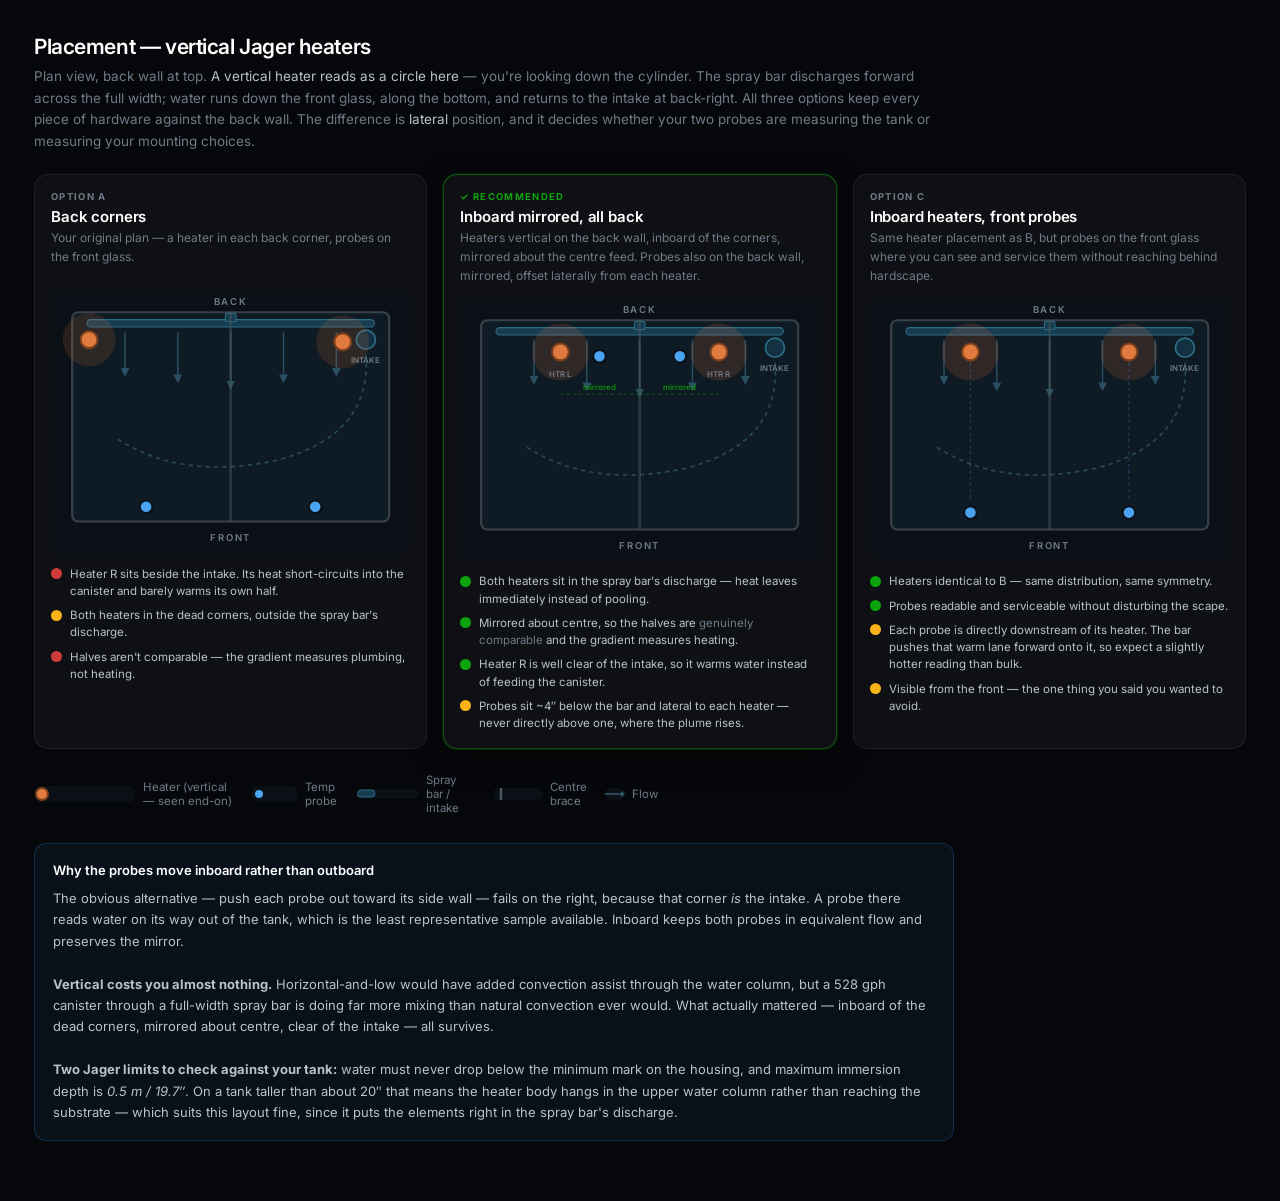
<file: design/hardware-placement.html>
<!DOCTYPE html>
<html lang="en">
<head>
<meta charset="utf-8">
<title>Tank Monitor — hardware placement (vertical heaters)</title>
<link href="https://fonts.googleapis.com/css2?family=Inter:wght@300;400;500;600;700&display=swap" rel="stylesheet">
<style>
  :root{--ink:#fff;--ink2:#b9c2cc;--muted:#6f7b88;--hair:rgba(255,255,255,.07);
        --blue:#3987e5;--good:#0ca30c;--warn:#fab219;--bad:#d03b3b;--card:rgba(255,255,255,.04)}
  *{box-sizing:border-box;margin:0;padding:0}
  body{background:#05070a;color:var(--ink2);font-family:Inter,-apple-system,sans-serif;
       padding:34px 34px 60px;-webkit-font-smoothing:antialiased}
  h1{color:var(--ink);font-size:21px;font-weight:600;letter-spacing:-.02em}
  .sub{font-size:13.5px;color:var(--muted);margin:7px 0 22px;max-width:920px;line-height:1.6}
  .sub em{color:var(--ink2);font-style:normal}
  .row{display:grid;grid-template-columns:repeat(3,1fr);gap:16px;max-width:1260px}
  .opt{background:var(--card);border:1px solid var(--hair);border-radius:14px;padding:16px;
       display:flex;flex-direction:column}
  .opt.rec{border-color:rgba(12,163,12,.45);box-shadow:0 0 0 1px rgba(12,163,12,.18),0 10px 30px rgba(0,0,0,.4)}
  .tag{font-size:9.5px;font-weight:700;letter-spacing:.14em;text-transform:uppercase;color:var(--muted)}
  .tag.win{color:var(--good)}
  h3{color:var(--ink);font-size:15px;font-weight:600;margin:5px 0 3px;letter-spacing:-.01em}
  .desc{font-size:12px;color:var(--muted);line-height:1.55;margin-bottom:12px;min-height:48px}
  .verdicts{margin-top:12px;display:flex;flex-direction:column;gap:7px}
  .v{display:flex;gap:8px;align-items:flex-start;font-size:11.5px;line-height:1.5}
  .v b{flex:none;width:11px;height:11px;border-radius:50%;margin-top:2.5px}
  .v.g b{background:var(--good)} .v.w b{background:var(--warn)} .v.r b{background:var(--bad)}
  .v span{color:var(--ink2)} .v span i{color:var(--muted);font-style:normal}
  svg{width:100%;display:block;border-radius:9px;background:#0a1016}
  .key{display:flex;flex-wrap:wrap;gap:18px;margin:24px 0 0;font-size:11.5px;color:var(--muted);max-width:1260px}
  .key div{display:flex;align-items:center;gap:7px}
  .note{max-width:920px;margin-top:28px;padding:16px 18px;background:rgba(57,135,229,.07);
        border:1px solid rgba(57,135,229,.24);border-radius:12px;font-size:13px;line-height:1.65;color:var(--ink2)}
  .note h4{color:var(--ink);font-size:13px;font-weight:600;margin-bottom:6px}
</style>
</head>
<body>

<h1>Placement — vertical Jager heaters</h1>
<div class="sub">
  Plan view, back wall at top. <em>A vertical heater reads as a circle here</em> — you're looking
  down the cylinder. The spray bar discharges forward across the full width; water runs down the
  front glass, along the bottom, and returns to the intake at back-right. All three options keep
  every piece of hardware against the back wall. The difference is <em>lateral</em> position, and
  it decides whether your two probes are measuring the tank or measuring your mounting choices.
</div>

<div class="row">

  <!-- ============ A ============ -->
  <div class="opt">
    <span class="tag">Option A</span>
    <h3>Back corners</h3>
    <div class="desc">Your original plan — a heater in each back corner, probes on the front glass.</div>
    <svg viewBox="0 0 340 250">
      <defs><marker id="ar" markerWidth="6" markerHeight="6" refX="3" refY="3" orient="auto">
        <path d="M0 0 L6 3 L0 6 z" fill="#4d8fae"/></marker></defs>
      <rect x="20" y="22" width="300" height="198" rx="6" fill="#0e1a24" stroke="#39424a" stroke-width="2"/>
      <text x="170" y="15" fill="#6f7b88" font-size="9" font-weight="600" letter-spacing="1.6" text-anchor="middle" font-family="Inter">BACK</text>
      <rect x="34" y="29" width="272" height="7" rx="3.5" fill="#173d51" stroke="#2d6c85"/>
      <rect x="165" y="23" width="10" height="8" rx="2" fill="#173d51" stroke="#2d6c85"/>
      <g stroke="#4d8fae" stroke-width="1.4" fill="none" opacity=".45" marker-end="url(#ar)">
        <path d="M70 41 v38"/><path d="M120 41 v44"/><path d="M170 41 v50"/><path d="M220 41 v44"/><path d="M270 41 v38"/>
      </g>
      <path d="M298 62 q6 76 -84 100 q-92 20 -154 -22" stroke="#4d8fae" stroke-width="1.6"
            fill="none" opacity=".4" stroke-dasharray="4 4"/>
      <circle cx="298" cy="48" r="9" fill="#123243" stroke="#2d6c85" stroke-width="1.6"/>
      <text x="298" y="70" fill="#6f7b88" font-size="7.5" font-weight="600" text-anchor="middle" font-family="Inter">INTAKE</text>
      <!-- vertical heaters, in the corners -->
      <circle cx="36" cy="48" r="25" fill="#ff7a3c" opacity=".13"/>
      <circle cx="36" cy="48" r="8" fill="#e07a3f" stroke="#7a3f1c" stroke-width="2"/>
      <circle cx="276" cy="50" r="25" fill="#ff7a3c" opacity=".13"/>
      <circle cx="276" cy="50" r="8" fill="#e07a3f" stroke="#7a3f1c" stroke-width="2"/>
      <!-- probes at the front glass -->
      <circle cx="90" cy="206" r="6" fill="#4aa3f0" stroke="#0a1219" stroke-width="2"/>
      <circle cx="250" cy="206" r="6" fill="#4aa3f0" stroke="#0a1219" stroke-width="2"/>
      <line x1="170" y1="22" x2="170" y2="220" stroke="#4b565f" stroke-width="2.5" opacity=".5"/>
      <text x="170" y="238" fill="#6f7b88" font-size="9" font-weight="600" letter-spacing="1.6" text-anchor="middle" font-family="Inter">FRONT</text>
    </svg>
    <div class="verdicts">
      <div class="v r"><b></b><span>Heater R sits beside the intake. Its heat short-circuits into the canister and barely warms its own half.</span></div>
      <div class="v w"><b></b><span>Both heaters in the dead corners, outside the spray bar's discharge.</span></div>
      <div class="v r"><b></b><span>Halves aren't comparable — the gradient measures plumbing, not heating.</span></div>
    </div>
  </div>

  <!-- ============ B ============ -->
  <div class="opt rec">
    <span class="tag win">✓ Recommended</span>
    <h3>Inboard mirrored, all back</h3>
    <div class="desc">Heaters vertical on the back wall, inboard of the corners, mirrored about the centre feed. Probes also on the back wall, mirrored, offset laterally from each heater.</div>
    <svg viewBox="0 0 340 250">
      <rect x="20" y="22" width="300" height="198" rx="6" fill="#0e1a24" stroke="#39424a" stroke-width="2"/>
      <text x="170" y="15" fill="#6f7b88" font-size="9" font-weight="600" letter-spacing="1.6" text-anchor="middle" font-family="Inter">BACK</text>
      <rect x="34" y="29" width="272" height="7" rx="3.5" fill="#173d51" stroke="#2d6c85"/>
      <rect x="165" y="23" width="10" height="8" rx="2" fill="#173d51" stroke="#2d6c85"/>
      <g stroke="#4d8fae" stroke-width="1.4" fill="none" opacity=".45" marker-end="url(#ar)">
        <path d="M70 41 v38"/><path d="M120 41 v44"/><path d="M170 41 v50"/><path d="M220 41 v44"/><path d="M270 41 v38"/>
      </g>
      <path d="M298 62 q6 76 -84 100 q-92 20 -154 -22" stroke="#4d8fae" stroke-width="1.6"
            fill="none" opacity=".4" stroke-dasharray="4 4"/>
      <circle cx="298" cy="48" r="9" fill="#123243" stroke="#2d6c85" stroke-width="1.6"/>
      <text x="298" y="70" fill="#6f7b88" font-size="7.5" font-weight="600" text-anchor="middle" font-family="Inter">INTAKE</text>
      <!-- mirror axis measure -->
      <g stroke="#0ca30c" stroke-width="1" opacity=".5" stroke-dasharray="3 3">
        <path d="M95 92 H170"/><path d="M170 92 H245"/></g>
      <text x="132" y="88" fill="#0ca30c" font-size="7.5" font-weight="600" text-anchor="middle" font-family="Inter" opacity=".85">mirrored</text>
      <text x="208" y="88" fill="#0ca30c" font-size="7.5" font-weight="600" text-anchor="middle" font-family="Inter" opacity=".85">mirrored</text>
      <!-- heaters inboard, vertical -->
      <circle cx="95" cy="52" r="27" fill="#ff7a3c" opacity=".14"/>
      <circle cx="95" cy="52" r="8" fill="#e07a3f" stroke="#7a3f1c" stroke-width="2"/>
      <circle cx="245" cy="52" r="27" fill="#ff7a3c" opacity=".14"/>
      <circle cx="245" cy="52" r="8" fill="#e07a3f" stroke="#7a3f1c" stroke-width="2"/>
      <text x="95" y="76" fill="#6f7b88" font-size="7.5" font-weight="600" text-anchor="middle" font-family="Inter">HTR L</text>
      <text x="245" y="76" fill="#6f7b88" font-size="7.5" font-weight="600" text-anchor="middle" font-family="Inter">HTR R</text>
      <!-- probes: back wall, inboard of each heater, mirrored -->
      <circle cx="132" cy="56" r="6" fill="#4aa3f0" stroke="#0a1219" stroke-width="2"/>
      <circle cx="208" cy="56" r="6" fill="#4aa3f0" stroke="#0a1219" stroke-width="2"/>
      <line x1="170" y1="22" x2="170" y2="220" stroke="#4b565f" stroke-width="2.5" opacity=".5"/>
      <text x="170" y="238" fill="#6f7b88" font-size="9" font-weight="600" letter-spacing="1.6" text-anchor="middle" font-family="Inter">FRONT</text>
    </svg>
    <div class="verdicts">
      <div class="v g"><b></b><span>Both heaters sit in the spray bar's discharge — heat leaves immediately instead of pooling.</span></div>
      <div class="v g"><b></b><span>Mirrored about centre, so the halves are <i>genuinely comparable</i> and the gradient measures heating.</span></div>
      <div class="v g"><b></b><span>Heater R is well clear of the intake, so it warms water instead of feeding the canister.</span></div>
      <div class="v w"><b></b><span>Probes sit ~4″ below the bar and lateral to each heater — never directly above one, where the plume rises.</span></div>
    </div>
  </div>

  <!-- ============ C ============ -->
  <div class="opt">
    <span class="tag">Option C</span>
    <h3>Inboard heaters, front probes</h3>
    <div class="desc">Same heater placement as B, but probes on the front glass where you can see and service them without reaching behind hardscape.</div>
    <svg viewBox="0 0 340 250">
      <rect x="20" y="22" width="300" height="198" rx="6" fill="#0e1a24" stroke="#39424a" stroke-width="2"/>
      <text x="170" y="15" fill="#6f7b88" font-size="9" font-weight="600" letter-spacing="1.6" text-anchor="middle" font-family="Inter">BACK</text>
      <rect x="34" y="29" width="272" height="7" rx="3.5" fill="#173d51" stroke="#2d6c85"/>
      <rect x="165" y="23" width="10" height="8" rx="2" fill="#173d51" stroke="#2d6c85"/>
      <g stroke="#4d8fae" stroke-width="1.4" fill="none" opacity=".45" marker-end="url(#ar)">
        <path d="M70 41 v38"/><path d="M120 41 v44"/><path d="M170 41 v50"/><path d="M220 41 v44"/><path d="M270 41 v38"/>
      </g>
      <path d="M298 62 q6 76 -84 100 q-92 20 -154 -22" stroke="#4d8fae" stroke-width="1.6"
            fill="none" opacity=".4" stroke-dasharray="4 4"/>
      <circle cx="298" cy="48" r="9" fill="#123243" stroke="#2d6c85" stroke-width="1.6"/>
      <text x="298" y="70" fill="#6f7b88" font-size="7.5" font-weight="600" text-anchor="middle" font-family="Inter">INTAKE</text>
      <circle cx="95" cy="52" r="27" fill="#ff7a3c" opacity=".14"/>
      <circle cx="95" cy="52" r="8" fill="#e07a3f" stroke="#7a3f1c" stroke-width="2"/>
      <circle cx="245" cy="52" r="27" fill="#ff7a3c" opacity=".14"/>
      <circle cx="245" cy="52" r="8" fill="#e07a3f" stroke="#7a3f1c" stroke-width="2"/>
      <circle cx="95" cy="204" r="6" fill="#4aa3f0" stroke="#0a1219" stroke-width="2"/>
      <circle cx="245" cy="204" r="6" fill="#4aa3f0" stroke="#0a1219" stroke-width="2"/>
      <g stroke="#4aa3f0" stroke-width="1" opacity=".3" stroke-dasharray="3 3">
        <path d="M95 62 V194"/><path d="M245 62 V194"/></g>
      <line x1="170" y1="22" x2="170" y2="220" stroke="#4b565f" stroke-width="2.5" opacity=".5"/>
      <text x="170" y="238" fill="#6f7b88" font-size="9" font-weight="600" letter-spacing="1.6" text-anchor="middle" font-family="Inter">FRONT</text>
    </svg>
    <div class="verdicts">
      <div class="v g"><b></b><span>Heaters identical to B — same distribution, same symmetry.</span></div>
      <div class="v g"><b></b><span>Probes readable and serviceable without disturbing the scape.</span></div>
      <div class="v w"><b></b><span>Each probe is directly downstream of its heater. The bar pushes that warm lane forward onto it, so expect a slightly hotter reading than bulk.</span></div>
      <div class="v w"><b></b><span>Visible from the front — the one thing you said you wanted to avoid.</span></div>
    </div>
  </div>
</div>

<div class="key">
  <div><svg width="16" height="16"><circle cx="8" cy="8" r="6" fill="#e07a3f" stroke="#7a3f1c" stroke-width="2"/></svg>Heater (vertical — seen end-on)</div>
  <div><svg width="16" height="16"><circle cx="8" cy="8" r="5" fill="#4aa3f0" stroke="#0a1219" stroke-width="2"/></svg>Temp probe</div>
  <div><svg width="18" height="10"><rect width="18" height="7" y="1" rx="3.5" fill="#173d51" stroke="#2d6c85"/></svg>Spray bar / intake</div>
  <div><svg width="16" height="12"><line x1="8" y1="0" x2="8" y2="12" stroke="#4b565f" stroke-width="2.5"/></svg>Centre brace</div>
  <div><svg width="20" height="12"><line x1="0" y1="6" x2="16" y2="6" stroke="#4d8fae" stroke-width="1.5" opacity=".6"/><path d="M16 3 L20 6 L16 9z" fill="#4d8fae" opacity=".6"/></svg>Flow</div>
</div>

<div class="note">
  <h4>Why the probes move inboard rather than outboard</h4>
  The obvious alternative — push each probe out toward its side wall — fails on the right,
  because that corner <em>is</em> the intake. A probe there reads water on its way out of the
  tank, which is the least representative sample available. Inboard keeps both probes in
  equivalent flow and preserves the mirror.<br><br>
  <strong>Vertical costs you almost nothing.</strong> Horizontal-and-low would have added
  convection assist through the water column, but a 528 gph canister through a full-width spray
  bar is doing far more mixing than natural convection ever would. What actually mattered —
  inboard of the dead corners, mirrored about centre, clear of the intake — all survives.<br><br>
  <strong>Two Jager limits to check against your tank:</strong> water must never drop below the
  minimum mark on the housing, and maximum immersion depth is <em>0.5 m / 19.7″</em>. On a tank
  taller than about 20″ that means the heater body hangs in the upper water column rather than
  reaching the substrate — which suits this layout fine, since it puts the elements right in
  the spray bar's discharge.
</div>

</body>
</html>
</file>
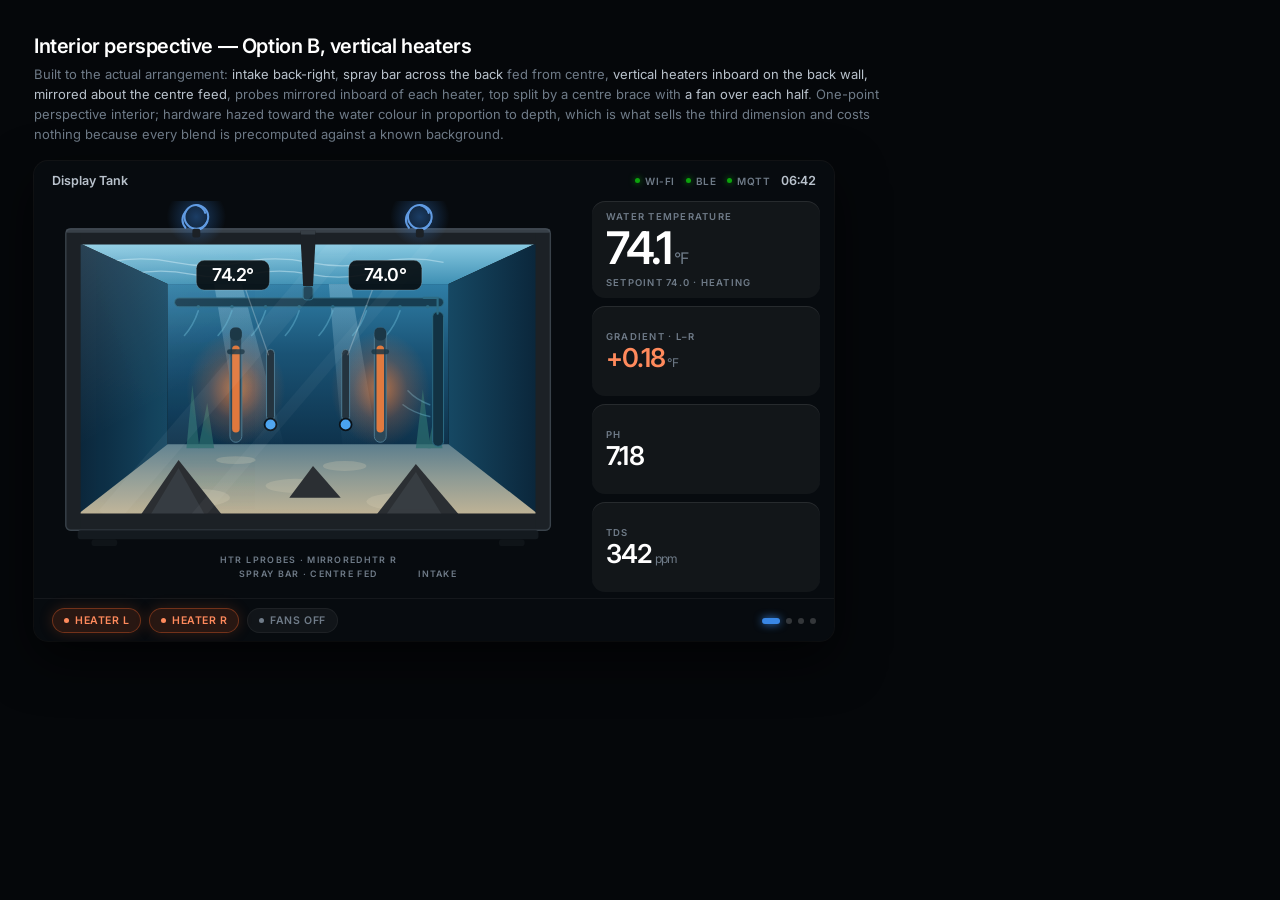
<file: design/panel-3d-mockup.html>
<!DOCTYPE html>
<html lang="en">
<head>
<meta charset="utf-8">
<title>Tank Monitor — interior-perspective tank, lambda-drawn</title>
<link href="https://fonts.googleapis.com/css2?family=Inter:wght@300;400;500;600;700&display=swap" rel="stylesheet">
<style>
  :root{--ink:#fff;--ink2:#b9c2cc;--muted:#6f7b88;--hair:rgba(255,255,255,.055);
        --blue:#3987e5;--good:#0ca30c;--card:rgba(255,255,255,.045)}
  *{box-sizing:border-box;margin:0;padding:0}
  body{background:#05070a;color:var(--ink2);font-family:Inter,-apple-system,sans-serif;
       padding:34px;-webkit-font-smoothing:antialiased}
  h1{color:var(--ink);font-size:20px;font-weight:600;letter-spacing:-.02em}
  .sub{font-size:13px;color:var(--muted);margin:6px 0 16px;max-width:870px;line-height:1.55}
  .sub em{color:var(--ink2);font-style:normal}
  .panel{width:800px;height:480px;border-radius:14px;overflow:hidden;position:relative;
         display:flex;flex-direction:column;background:#070b0f;
         box-shadow:0 18px 50px rgba(0,0,0,.65),0 0 0 1px rgba(255,255,255,.06)}
  .lbl{font-size:9.5px;font-weight:600;letter-spacing:.13em;text-transform:uppercase;color:var(--muted)}
  .bar{height:40px;display:flex;align-items:center;gap:11px;padding:0 18px;flex:none}
  .bar .name{font-size:12.5px;font-weight:600;color:var(--ink2)}
  .chip{display:flex;align-items:center;gap:5px;font-size:10px;font-weight:600;letter-spacing:.05em;color:var(--muted)}
  .chip i{width:5px;height:5px;border-radius:50%;background:var(--good);box-shadow:0 0 6px rgba(12,163,12,.9)}
  .clock{font-size:12.5px;font-weight:600;color:var(--ink2);font-variant-numeric:tabular-nums}
  .sp{flex:1}
  .foot{height:44px;display:flex;align-items:center;gap:8px;padding:0 18px;flex:none;border-top:1px solid var(--hair)}
  .pill{display:inline-flex;align-items:center;gap:6px;font-size:10.5px;font-weight:600;letter-spacing:.05em;
        padding:5px 11px;border-radius:999px;color:var(--muted);background:rgba(255,255,255,.045);border:1px solid var(--hair)}
  .pill i{width:5px;height:5px;border-radius:50%;background:currentColor}
  .pill.heat{color:#ff8a5c;background:rgba(217,89,38,.16);border-color:rgba(217,89,38,.42);box-shadow:0 0 14px rgba(217,89,38,.22)}
  .dots{display:flex;gap:6px;margin-left:auto;align-items:center}
  .dots b{width:6px;height:6px;border-radius:50%;background:rgba(255,255,255,.18)}
  .dots b.on{background:var(--blue);width:18px;border-radius:3px;box-shadow:0 0 8px rgba(57,135,229,.9)}
  .body{flex:1;display:grid;grid-template-columns:1fr 228px;gap:10px;padding:0 14px 6px}
  .rail{display:grid;grid-template-rows:auto 1fr 1fr 1fr;gap:8px}
  .card{background:var(--card);border-radius:13px;padding:10px 14px;display:flex;flex-direction:column;
        justify-content:center;gap:3px;box-shadow:inset 0 1px 0 rgba(255,255,255,.09)}
  .card .n{font-size:26px;font-weight:600;color:var(--ink);letter-spacing:-.03em;line-height:1}
  .card .n span{font-size:12px;font-weight:400;color:var(--muted)}
  .hero .n{font-size:45px}.hero .n span{font-size:16px}
</style>
</head>
<body>

<h1>Interior perspective — Option B, vertical heaters</h1>
<div class="sub">
  Built to the actual arrangement: <em>intake back-right</em>, <em>spray bar across the back</em>
  fed from centre, <em>vertical heaters inboard on the back wall, mirrored about the centre feed</em>, probes mirrored inboard of each heater, top split by a centre brace with <em>a fan over each half</em>. One-point perspective interior; hardware hazed toward the water
  colour in proportion to depth, which is what sells the third dimension and costs nothing
  because every blend is precomputed against a known background.
</div>

<div class="panel">
  <div class="bar">
    <span class="name">Display Tank</span><span class="sp"></span>
    <span class="chip"><i></i>WI-FI</span><span class="chip"><i></i>BLE</span><span class="chip"><i></i>MQTT</span>
    <span class="clock">06:42</span>
  </div>
  <div class="body">
    <svg viewBox="0 0 540 396" style="width:100%;height:100%">
      <defs>
        <linearGradient id="back" x1="0" y1="0" x2="0" y2="1">
          <stop offset="0%" stop-color="#2f7ea6"/><stop offset="42%" stop-color="#1a5375"/>
          <stop offset="100%" stop-color="#0d3049"/></linearGradient>
        <linearGradient id="ceil" x1="0" y1="0" x2="0" y2="1">
          <stop offset="0%" stop-color="#8fcfe6"/><stop offset="100%" stop-color="#3f90b4"/></linearGradient>
        <linearGradient id="wallL" x1="0" y1="0" x2="1" y2="0">
          <stop offset="0%" stop-color="#0a2438"/><stop offset="100%" stop-color="#164863"/></linearGradient>
        <linearGradient id="wallR" x1="1" y1="0" x2="0" y2="0">
          <stop offset="0%" stop-color="#0a2438"/><stop offset="100%" stop-color="#164863"/></linearGradient>
        <linearGradient id="sand" x1="0" y1="1" x2="0" y2="0">
          <stop offset="0%" stop-color="#c3b596"/><stop offset="55%" stop-color="#8d9a94"/>
          <stop offset="100%" stop-color="#5c7e8d"/></linearGradient>
        <radialGradient id="hglow"><stop offset="0%" stop-color="#ff8a3c" stop-opacity=".70"/>
          <stop offset="55%" stop-color="#ff7030" stop-opacity=".20"/>
          <stop offset="100%" stop-color="#ff7030" stop-opacity="0"/></radialGradient>
        <radialGradient id="fanglow"><stop offset="0%" stop-color="#3987e5" stop-opacity=".40"/>
          <stop offset="100%" stop-color="#3987e5" stop-opacity="0"/></radialGradient>
        <linearGradient id="shaft" x1="0" y1="0" x2="0" y2="1">
          <stop offset="0%" stop-color="#bfe6f5" stop-opacity=".30"/>
          <stop offset="100%" stop-color="#bfe6f5" stop-opacity="0"/></linearGradient>
        <linearGradient id="glass" x1="0" y1="0" x2="1" y2="1">
          <stop offset="0%" stop-color="#ffffff" stop-opacity=".13"/>
          <stop offset="38%" stop-color="#ffffff" stop-opacity="0"/></linearGradient>
        <clipPath id="inside"><polygon points="26,40 500,40 500,320 26,320"/></clipPath>
      </defs>

      <g clip-path="url(#inside)">
        <!-- ceiling = underside of the water surface -->
        <polygon points="26,40 500,40 405,84 121,84" fill="url(#ceil)"/>
        <g stroke="#d8f2fb" stroke-width="1.3" opacity=".45" fill="none">
          <path d="M60 62 q34 -7 68 0 t68 0 t68 0 t68 0 t68 0"/>
          <path d="M84 74 q30 -6 60 0 t60 0 t60 0 t60 0"/>
        </g>
        <!-- side panes -->
        <polygon points="26,40 121,84 121,252 26,320" fill="url(#wallL)"/>
        <polygon points="500,40 405,84 405,252 500,320" fill="url(#wallR)"/>
        <!-- back wall -->
        <rect x="121" y="84" width="284" height="168" fill="url(#back)"/>
        <!-- light shafts -->
        <polygon points="168,84 196,84 240,252 196,252" fill="url(#shaft)"/>
        <polygon points="284,84 306,84 334,252 298,252" fill="url(#shaft)"/>

        <!-- substrate: banked higher at the back -->
        <polygon points="26,320 500,320 405,246 121,246" fill="url(#sand)"/>
        <!-- caustics on the sand -->
        <g fill="#e4d8bb" opacity=".22">
          <ellipse cx="150" cy="300" rx="34" ry="9"/><ellipse cx="250" cy="288" rx="30" ry="7"/>
          <ellipse cx="360" cy="304" rx="38" ry="9"/><ellipse cx="300" cy="268" rx="22" ry="5"/>
          <ellipse cx="190" cy="262" rx="20" ry="4"/>
        </g>

        <!-- ===== BACK LAYER — hazed toward the water colour ===== -->
        <!-- spray bar across the back, fed from centre -->
        <rect x="128" y="98" width="272" height="9" rx="4.5" fill="#173d51" stroke="#2d6c85" stroke-width="1"/>
        <rect x="258" y="86" width="10" height="14" rx="3" fill="#173d51" stroke="#2d6c85" stroke-width="1"/>
        <g fill="#2d6c85" opacity=".9">
          <circle cx="152" cy="107" r="1.8"/><circle cx="186" cy="107" r="1.8"/>
          <circle cx="220" cy="107" r="1.8"/><circle cx="254" cy="107" r="1.8"/>
          <circle cx="288" cy="107" r="1.8"/><circle cx="322" cy="107" r="1.8"/>
          <circle cx="356" cy="107" r="1.8"/><circle cx="384" cy="107" r="1.8"/>
        </g>
        <g stroke="#6fc0dc" stroke-width="1.6" fill="none" opacity=".42" stroke-linecap="round">
          <path d="M152 111 q-5 15 -14 25"/><path d="M186 111 q-5 15 -14 25"/>
          <path d="M220 111 q-5 15 -14 25"/><path d="M254 111 q-5 15 -14 25"/>
          <path d="M288 111 q-5 15 -14 25"/><path d="M322 111 q-5 15 -14 25"/>
          <path d="M356 111 q-5 15 -14 25"/>
        </g>

        <!-- back plants: filling the dead corners, which is where they belong -->
        <g fill="#2c6f70" opacity=".7">
          <polygon points="140,250 146,186 153,250"/><polygon points="152,250 161,204 168,250"/>
          <polygon points="372,250 379,190 387,250"/><polygon points="384,250 392,210 399,250"/>
        </g>

        <!-- intake: extreme back-right corner -->
        <rect x="389" y="112" width="11" height="136" rx="5" fill="#123243" stroke="#2d6c85" stroke-width="1"/>
        <path d="M394 114 v-16 h-14" stroke="#2d6c85" stroke-width="2.2" fill="none" stroke-linecap="round"/>
        <g stroke="#6fc0dc" stroke-width="1.5" fill="none" opacity=".4" stroke-linecap="round">
          <path d="M386 206 q-14 -5 -22 -14"/><path d="M386 218 q-17 -4 -27 -12"/>
        </g>

        <!-- HEATER L — vertical, back wall, inboard of the corner -->
        <ellipse cx="190" cy="190" rx="50" ry="58" fill="url(#hglow)"/>
        <rect x="184" y="128" width="12" height="116" rx="6" fill="#2b4859" stroke="#4d7b92" stroke-width="1"/>
        <rect x="186.2" y="146" width="7.6" height="88" rx="3.8" fill="#e07a3f"/>
        <rect x="184" y="128" width="12" height="13" rx="5" fill="#1b3746"/>
        <rect x="181" y="150" width="18" height="5" rx="2.5" fill="#1b3746" opacity=".85"/>

        <!-- HEATER R — mirrored about the centre feed, clear of the intake -->
        <ellipse cx="336" cy="190" rx="50" ry="58" fill="url(#hglow)"/>
        <rect x="330" y="128" width="12" height="116" rx="6" fill="#2b4859" stroke="#4d7b92" stroke-width="1"/>
        <rect x="332.2" y="146" width="7.6" height="88" rx="3.8" fill="#e07a3f"/>
        <rect x="330" y="128" width="12" height="13" rx="5" fill="#1b3746"/>
        <rect x="327" y="150" width="18" height="5" rx="2.5" fill="#1b3746" opacity=".85"/>

        <!-- PROBES — back wall, mirrored, lateral to each heater, never above one -->
        <g>
          <rect x="221" y="150" width="8" height="72" rx="4" fill="#24343f" stroke="#4d7b92" stroke-width="1"/>
          <circle cx="225" cy="226" r="6" fill="#4aa3f0" stroke="#0a1219" stroke-width="1.8"/>
        </g>
        <g>
          <rect x="297" y="150" width="8" height="72" rx="4" fill="#24343f" stroke="#4d7b92" stroke-width="1"/>
          <circle cx="301" cy="226" r="6" fill="#4aa3f0" stroke="#0a1219" stroke-width="1.8"/>
        </g>

        <!-- ===== MID / FRONT — rockwork nearer the glass, barely hazed ===== -->
        <g fill="#2b2f33">
          <polygon points="92,320 132,262 178,320"/><polygon points="330,320 372,266 418,320"/>
          <polygon points="244,300 268,268 296,300"/>
        </g>
        <g fill="#3a4045" opacity=".85">
          <polygon points="102,320 132,270 160,320"/><polygon points="340,320 372,274 400,320"/>
        </g>

        <!-- front glass reflection -->
        <polygon points="26,40 500,40 500,320 26,320" fill="url(#glass)"/>
        <path d="M60 320 L300 40" stroke="#ffffff" stroke-width="22" opacity=".045"/>
        <path d="M150 320 L390 40" stroke="#ffffff" stroke-width="12" opacity=".035"/>
      </g>

      <!-- ===== FRAME / RIM — drawn last, over everything ===== -->
      <g fill="#1c2126">
        <rect x="18" y="28" width="490" height="16" rx="4"/>
        <rect x="18" y="316" width="490" height="17" rx="4"/>
        <rect x="18" y="28" width="15" height="305" rx="4"/>
        <rect x="493" y="28" width="15" height="305" rx="4"/>
      </g>
      <g fill="none" stroke="#39424a" stroke-width="1.4">
        <rect x="18" y="28" width="490" height="305" rx="5"/>
      </g>
      <rect x="18" y="28" width="490" height="4" rx="2" fill="#4b565f" opacity=".6"/>
      <!-- CENTRE BRACE: splits the open top into two halves -->
      <polygon points="255,30 271,30 268,86 258,86" fill="#1c2126"/>
      <polygon points="255,30 271,30 270,34 256,34" fill="#4b565f" opacity=".55"/>

      <!-- FAN over each half, mounted on the back rim -->
      <g>
        <circle cx="150" cy="16" r="30" fill="url(#fanglow)"/>
        <g stroke="#6fb0ff" stroke-width="2.1" fill="none" stroke-linecap="round" opacity=".85">
          <circle cx="150" cy="16" r="12"/>
          <path d="M150 4 A12 12 0 0 1 159 12"/><path d="M161 21 A12 12 0 0 1 148 29"/>
          <path d="M139 27 A12 12 0 0 1 139 11"/>
        </g>
        <rect x="146" y="28" width="8" height="9" rx="2" fill="#1c2126"/>
      </g>
      <g>
        <circle cx="376" cy="16" r="30" fill="url(#fanglow)"/>
        <g stroke="#6fb0ff" stroke-width="2.1" fill="none" stroke-linecap="round" opacity=".85">
          <circle cx="376" cy="16" r="12"/>
          <path d="M376 4 A12 12 0 0 1 385 12"/><path d="M387 21 A12 12 0 0 1 374 29"/>
          <path d="M365 27 A12 12 0 0 1 365 11"/>
        </g>
        <rect x="372" y="28" width="8" height="9" rx="2" fill="#1c2126"/>
      </g>
      <!-- plinth -->
      <rect x="30" y="333" width="466" height="9" rx="3" fill="#141a1f"/>
      <rect x="44" y="342" width="26" height="7" rx="3" fill="#0f1418"/>
      <rect x="456" y="342" width="26" height="7" rx="3" fill="#0f1418"/>

      <!-- in-place probe readouts, over the glass -->
      <g>
        <rect x="150" y="60" width="74" height="30" rx="8" fill="rgba(6,10,14,.9)" stroke="rgba(255,255,255,.18)"/>
        <text x="187" y="81" fill="#fff" font-size="18" font-weight="600" text-anchor="middle"
              font-family="Inter" letter-spacing="-.5">74.2°</text>
        <line x1="200" y1="90" x2="223" y2="156" stroke="rgba(255,255,255,.25)" stroke-width="1.3"/>
      </g>
      <g>
        <rect x="304" y="60" width="74" height="30" rx="8" fill="rgba(6,10,14,.9)" stroke="rgba(255,255,255,.18)"/>
        <text x="341" y="81" fill="#fff" font-size="18" font-weight="600" text-anchor="middle"
              font-family="Inter" letter-spacing="-.5">74.0°</text>
        <line x1="328" y1="90" x2="303" y2="156" stroke="rgba(255,255,255,.25)" stroke-width="1.3"/>
      </g>

      <g font-family="Inter" font-size="9" font-weight="600" letter-spacing="1.3" fill="#6f7b88">
        <text x="190" y="366" text-anchor="middle">HTR L</text>
        <text x="263" y="366" text-anchor="middle">PROBES · MIRRORED</text>
        <text x="336" y="366" text-anchor="middle">HTR R</text>
        <text x="394" y="380" text-anchor="middle">INTAKE</text>
        <text x="263" y="380" text-anchor="middle">SPRAY BAR · CENTRE FED</text>
      </g>
    </svg>

    <div class="rail">
      <div class="card hero">
        <span class="lbl">Water temperature</span>
        <span class="n">74.1<span> °F</span></span>
        <span class="lbl" style="margin-top:4px">Setpoint 74.0 · heating</span>
      </div>
      <div class="card"><span class="lbl">Gradient · L−R</span><span class="n" style="color:#ff8a5c">+0.18<span> °F</span></span></div>
      <div class="card"><span class="lbl">pH</span><span class="n">7.18</span></div>
      <div class="card"><span class="lbl">TDS</span><span class="n">342<span> ppm</span></span></div>
    </div>
  </div>
  <div class="foot">
    <span class="pill heat"><i></i>HEATER L</span>
    <span class="pill heat"><i></i>HEATER R</span>
    <span class="pill"><i></i>FANS OFF</span>
    <span class="dots"><b class="on"></b><b></b><b></b><b></b></span>
  </div>
</div>

</body>
</html>
</file>
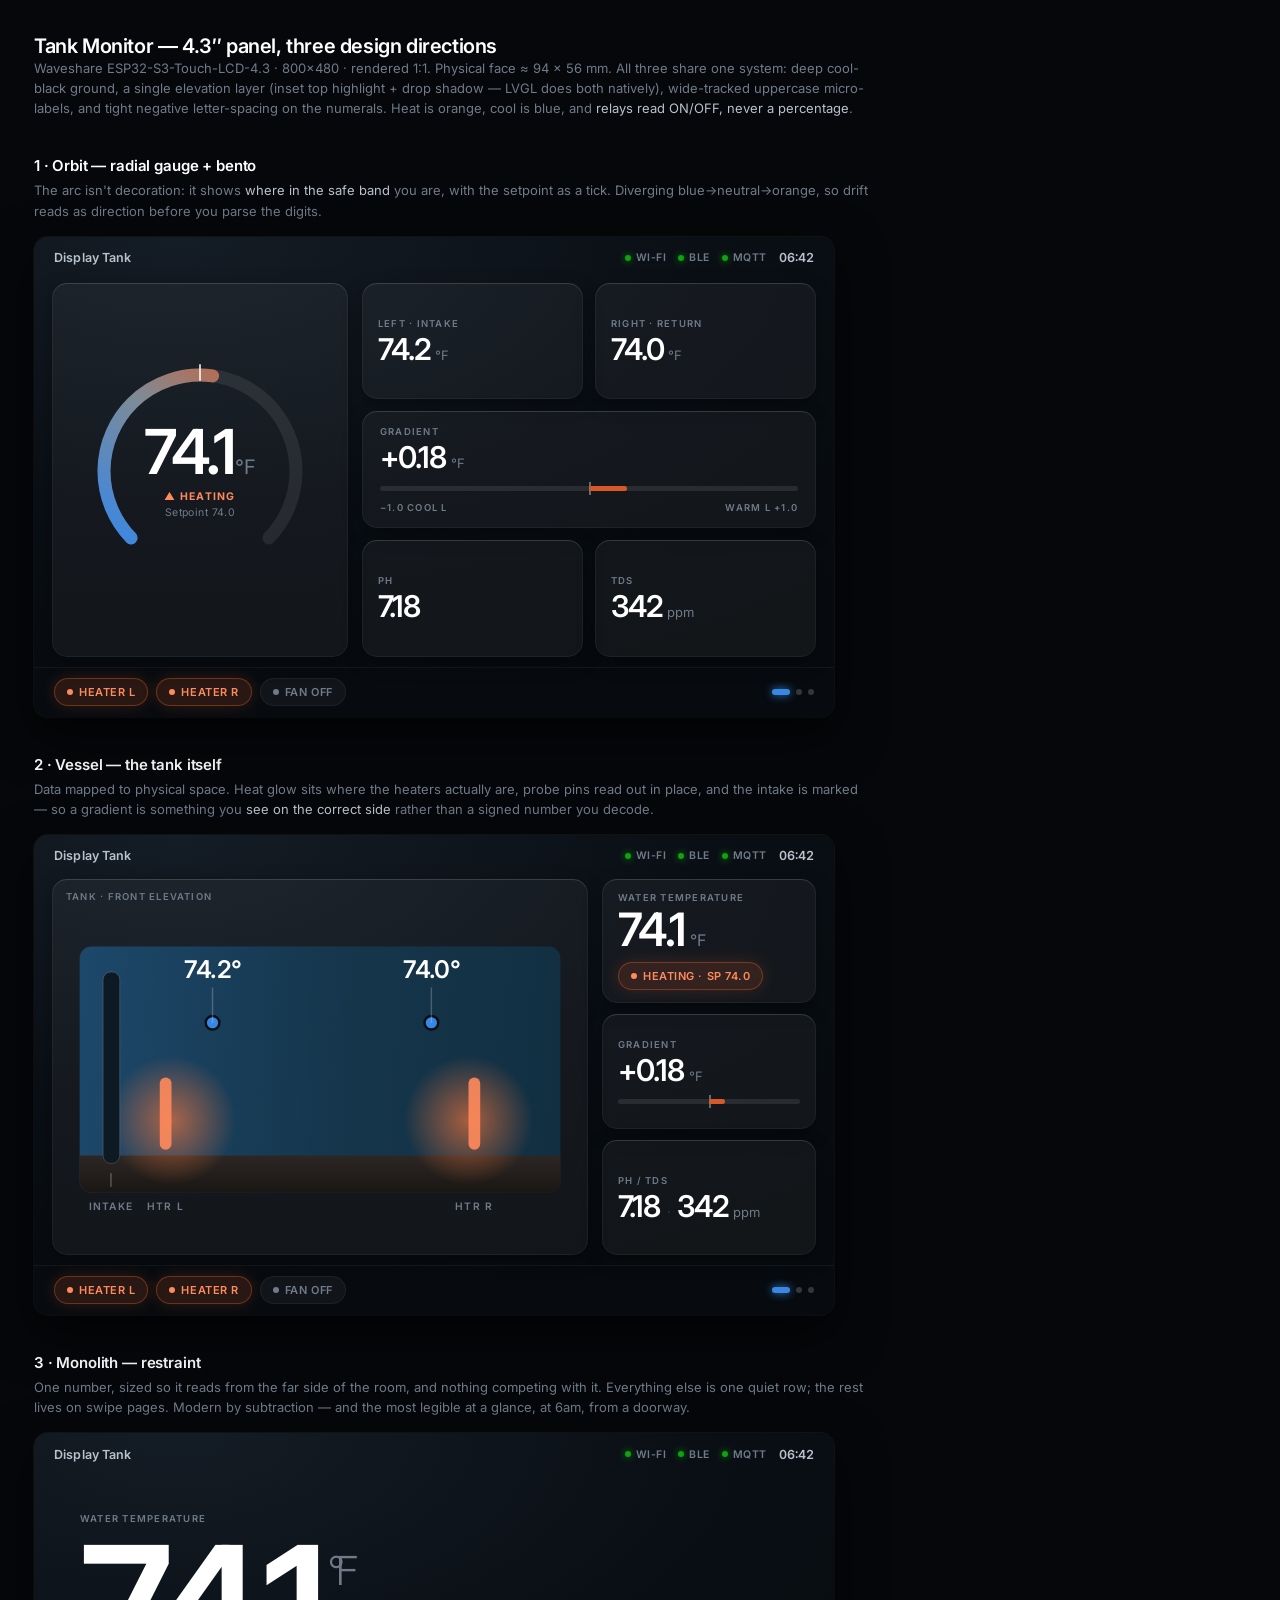
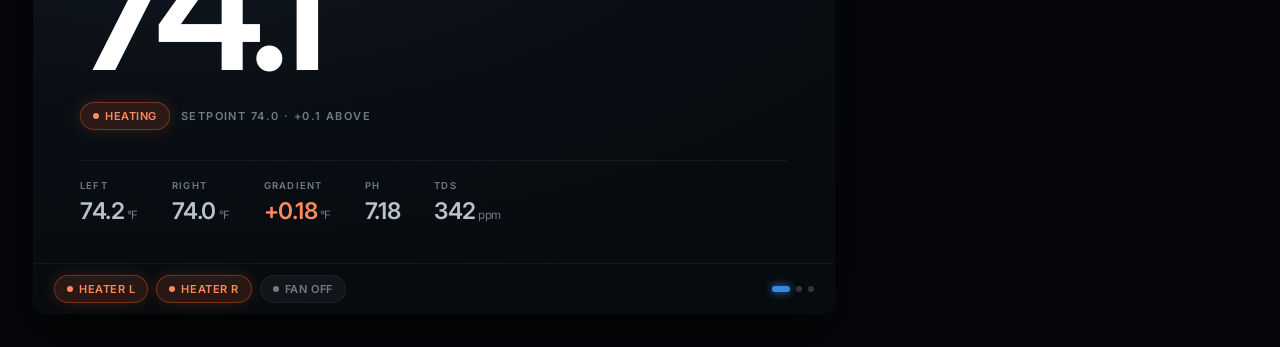
<file: design/panel-mockups.html>
<!DOCTYPE html>
<html lang="en">
<head>
<meta charset="utf-8">
<title>Tank Monitor — 4.3" panel design directions</title>
<link href="https://fonts.googleapis.com/css2?family=Inter:wght@300;400;500;600;700&display=swap" rel="stylesheet">
<style>
  :root{
    --ink:#ffffff; --ink-2:#b9c2cc; --muted:#6f7b88;
    --hair:rgba(255,255,255,.09); --hair-2:rgba(255,255,255,.05);
    --blue:#3987e5; --orange:#d95926; --aqua:#199e70;
    --good:#0ca30c; --warning:#fab219; --critical:#d03b3b;
    --card:rgba(255,255,255,.045);
  }
  *{box-sizing:border-box;margin:0;padding:0}
  body{background:#05070a;color:var(--ink-2);
       font-family:Inter,-apple-system,"Segoe UI",sans-serif;padding:34px;
       -webkit-font-smoothing:antialiased}
  h1{color:var(--ink);font-size:20px;font-weight:600;letter-spacing:-.02em}
  h2{color:var(--ink);font-size:15px;font-weight:600;margin:38px 0 5px;letter-spacing:-.01em}
  .sub{font-size:13px;color:var(--muted);margin-bottom:16px;max-width:840px;line-height:1.55}
  .sub em{color:var(--ink-2);font-style:normal}

  .panel{width:800px;height:480px;border-radius:14px;overflow:hidden;position:relative;
         display:flex;flex-direction:column;
         background:radial-gradient(120% 100% at 18% 0%,#141c25 0%,#0a0f15 55%,#070b0f 100%);
         box-shadow:0 18px 50px rgba(0,0,0,.65),0 0 0 1px rgba(255,255,255,.06)}

  /* micro label — wide tracking, the single biggest "modern" tell */
  .lbl{font-size:9.5px;font-weight:600;letter-spacing:.13em;text-transform:uppercase;color:var(--muted)}
  .unit{font-weight:400;color:var(--muted)}

  .card{background:var(--card);border-radius:15px;position:relative;
        box-shadow:inset 0 1px 0 rgba(255,255,255,.10),0 6px 18px rgba(0,0,0,.34)}
  .card::after{content:"";position:absolute;inset:0;border-radius:15px;
               border:1px solid var(--hair-2);pointer-events:none}

  /* top bar */
  .bar{height:42px;display:flex;align-items:center;gap:12px;padding:0 20px;flex:none}
  .bar .name{font-size:12.5px;font-weight:600;color:var(--ink-2);letter-spacing:.01em}
  .bar .sp{flex:1}
  .chip{display:flex;align-items:center;gap:5px;font-size:10.5px;font-weight:600;
        letter-spacing:.05em;color:var(--muted)}
  .chip i{width:6px;height:6px;border-radius:50%;background:var(--good);display:block;
          box-shadow:0 0 7px rgba(12,163,12,.85)}
  .clock{font-size:12.5px;font-weight:600;color:var(--ink-2);font-variant-numeric:tabular-nums}

  /* bottom bar */
  .foot{height:50px;display:flex;align-items:center;gap:8px;padding:0 20px;flex:none;
        border-top:1px solid var(--hair-2)}
  .pill{display:inline-flex;align-items:center;gap:6px;font-size:11px;font-weight:600;
        letter-spacing:.05em;padding:6px 12px;border-radius:999px;color:var(--muted);
        background:rgba(255,255,255,.045);border:1px solid var(--hair-2)}
  .pill i{width:6px;height:6px;border-radius:50%;background:currentColor;display:block}
  .pill.heat{color:#ff8a5c;background:rgba(217,89,38,.16);border-color:rgba(217,89,38,.42);
             box-shadow:0 0 16px rgba(217,89,38,.20)}
  .pill.cool{color:#6fb0ff;background:rgba(57,135,229,.16);border-color:rgba(57,135,229,.42)}
  .pill.bad{color:#ff6b6b;background:rgba(208,59,59,.16);border-color:rgba(208,59,59,.45)}
  .dots{display:flex;gap:6px;margin-left:auto}
  .dots b{width:6px;height:6px;border-radius:50%;background:rgba(255,255,255,.18)}
  .dots b.on{background:var(--blue);box-shadow:0 0 8px rgba(57,135,229,.9);width:18px;border-radius:3px}

  /* =============== 1 · ORBIT =============== */
  .o-body{flex:1;display:grid;grid-template-columns:296px 1fr;gap:14px;padding:4px 18px 10px}
  .o-gauge{display:flex;flex-direction:column;align-items:center;justify-content:center;padding:8px}
  .o-val{position:absolute;inset:0;display:flex;flex-direction:column;
         align-items:center;justify-content:center;pointer-events:none}
  .o-val .n{font-size:62px;font-weight:600;color:var(--ink);letter-spacing:-.035em;line-height:1}
  .o-val .n span{font-size:20px;font-weight:400;color:var(--muted);letter-spacing:0}
  .o-val .st{margin-top:7px;font-size:10.5px;font-weight:700;letter-spacing:.12em;
             text-transform:uppercase;color:#ff8a5c}
  .o-val .sp2{font-size:10.5px;color:var(--muted);margin-top:3px;letter-spacing:.04em}
  .o-right{display:grid;grid-template-rows:1fr 1fr 1fr;gap:12px}
  .o-row{display:grid;grid-template-columns:1fr 1fr;gap:12px}
  .kv{padding:12px 16px;display:flex;flex-direction:column;justify-content:center;gap:5px}
  .kv .n{font-size:30px;font-weight:600;color:var(--ink);letter-spacing:-.03em;line-height:1}
  .kv .n span{font-size:13px;font-weight:400;color:var(--muted);letter-spacing:0}
  .kv.wide{padding:12px 18px}

  .gtrack{height:5px;border-radius:3px;background:rgba(255,255,255,.09);position:relative;margin-top:9px}
  .gtrack .c{position:absolute;left:50%;top:-4px;width:1.5px;height:13px;background:rgba(255,255,255,.35)}
  .gtrack .f{position:absolute;top:0;height:5px;border-radius:3px}
  .gends{display:flex;justify-content:space-between;margin-top:6px}

  /* =============== 2 · VESSEL =============== */
  .v-body{flex:1;display:grid;grid-template-columns:1fr 214px;gap:14px;padding:2px 18px 10px}
  .v-stage{position:relative;padding:12px 14px;display:flex;flex-direction:column}
  .v-side{display:grid;grid-template-rows:auto 1fr 1fr;gap:11px}
  .v-hero{padding:13px 16px;display:flex;flex-direction:column;gap:2px}
  .v-hero .n{font-size:46px;font-weight:600;color:var(--ink);letter-spacing:-.035em;line-height:1.05}
  .v-hero .n span{font-size:16px;font-weight:400;color:var(--muted);letter-spacing:0}

  /* =============== 3 · MONOLITH =============== */
  .m-body{flex:1;display:flex;flex-direction:column;justify-content:center;padding:0 46px}
  .m-n{font-size:172px;font-weight:600;color:var(--ink);letter-spacing:-.055em;line-height:.86;
       display:flex;align-items:flex-start;gap:10px}
  .m-n u{font-size:40px;font-weight:300;color:var(--muted);text-decoration:none;margin-top:20px}
  .m-meta{display:flex;align-items:center;gap:11px;margin-top:20px}
  .m-strip{display:flex;gap:34px;margin-top:30px;padding-top:19px;border-top:1px solid var(--hair-2)}
  .m-strip div{display:flex;flex-direction:column;gap:6px}
  .m-strip .n{font-size:23px;font-weight:600;color:var(--ink-2);letter-spacing:-.02em}
  .m-strip .n span{font-size:11.5px;font-weight:400;color:var(--muted)}
</style>
</head>
<body>

<h1>Tank Monitor — 4.3″ panel, three design directions</h1>
<div class="sub">
  Waveshare ESP32-S3-Touch-LCD-4.3 · 800×480 · rendered 1:1. Physical face ≈ 94 × 56 mm.
  All three share one system: deep cool-black ground, a single elevation layer
  (inset top highlight + drop shadow — LVGL does both natively), wide-tracked uppercase
  micro-labels, and tight negative letter-spacing on the numerals. Heat is orange,
  cool is blue, and <em>relays read ON/OFF, never a percentage</em>.
</div>

<!-- ============================================================ 1 -->
<h2>1 · Orbit — radial gauge + bento</h2>
<div class="sub">The arc isn't decoration: it shows <em>where in the safe band</em> you are, with the setpoint as a tick. Diverging blue→neutral→orange, so drift reads as direction before you parse the digits.</div>
<div class="panel">
  <div class="bar">
    <span class="name">Display Tank</span>
    <span class="sp"></span>
    <span class="chip"><i></i>WI-FI</span><span class="chip"><i></i>BLE</span><span class="chip"><i></i>MQTT</span>
    <span class="clock">06:42</span>
  </div>
  <div class="o-body">
    <div class="card o-gauge">
      <svg width="242" height="242" viewBox="0 0 242 242">
        <defs>
          <linearGradient id="arcg" x1="0" y1="1" x2="1" y2="0">
            <stop offset="0%" stop-color="#3987e5"/><stop offset="52%" stop-color="#7f8b96"/>
            <stop offset="100%" stop-color="#d95926"/>
          </linearGradient>
        </defs>
        <path d="M 52.1 188.9 A 96 96 0 1 1 189.9 188.9" fill="none"
              stroke="rgba(255,255,255,.08)" stroke-width="13" stroke-linecap="round"/>
        <path d="M 52.1 188.9 A 96 96 0 1 1 189.9 188.9" fill="none"
              stroke="url(#arcg)" stroke-width="13" stroke-linecap="round"
              stroke-dasharray="237 460"/>
        <line x1="121" y1="16" x2="121" y2="31" stroke="#ffffff" stroke-width="2"
              stroke-linecap="round" opacity=".75"/>
        <circle cx="121" cy="25.6" r="0"/>
      </svg>
      <div class="o-val">
        <div class="n">74.1<span>°F</span></div>
        <div class="st">▲ Heating</div>
        <div class="sp2">Setpoint 74.0</div>
      </div>
    </div>
    <div class="o-right">
      <div class="o-row">
        <div class="card kv"><span class="lbl">Left · intake</span><span class="n">74.2<span> °F</span></span></div>
        <div class="card kv"><span class="lbl">Right · return</span><span class="n">74.0<span> °F</span></span></div>
      </div>
      <div class="card kv wide">
        <span class="lbl">Gradient</span>
        <span class="n">+0.18<span> °F</span></span>
        <div class="gtrack"><div class="c"></div><div class="f" style="left:50%;width:9%;background:var(--orange)"></div></div>
        <div class="gends"><span class="lbl">−1.0 cool L</span><span class="lbl">warm L +1.0</span></div>
      </div>
      <div class="o-row">
        <div class="card kv"><span class="lbl">pH</span><span class="n">7.18</span></div>
        <div class="card kv"><span class="lbl">TDS</span><span class="n">342<span> ppm</span></span></div>
      </div>
    </div>
  </div>
  <div class="foot">
    <span class="pill heat"><i></i>HEATER L</span>
    <span class="pill heat"><i></i>HEATER R</span>
    <span class="pill"><i></i>FAN OFF</span>
    <span class="dots"><b class="on"></b><b></b><b></b></span>
  </div>
</div>

<!-- ============================================================ 2 -->
<h2>2 · Vessel — the tank itself</h2>
<div class="sub">Data mapped to physical space. Heat glow sits where the heaters actually are, probe pins read out in place, and the intake is marked — so a gradient is something you <em>see on the correct side</em> rather than a signed number you decode.</div>
<div class="panel">
  <div class="bar">
    <span class="name">Display Tank</span>
    <span class="sp"></span>
    <span class="chip"><i></i>WI-FI</span><span class="chip"><i></i>BLE</span><span class="chip"><i></i>MQTT</span>
    <span class="clock">06:42</span>
  </div>
  <div class="v-body">
    <div class="card v-stage">
      <span class="lbl" style="margin-bottom:6px">Tank · front elevation</span>
      <svg viewBox="0 0 520 300" style="width:100%;flex:1">
        <defs>
          <linearGradient id="water" x1="0" y1="0" x2="1" y2="0">
            <stop offset="0%" stop-color="#1d4a6e" stop-opacity=".95"/>
            <stop offset="55%" stop-color="#15384f" stop-opacity=".92"/>
            <stop offset="100%" stop-color="#123246" stop-opacity=".9"/>
          </linearGradient>
          <radialGradient id="glow"><stop offset="0%" stop-color="#ff7a3c" stop-opacity=".62"/>
            <stop offset="100%" stop-color="#ff7a3c" stop-opacity="0"/></radialGradient>
          <linearGradient id="sub" x1="0" y1="0" x2="0" y2="1">
            <stop offset="0%" stop-color="#2c2724"/><stop offset="100%" stop-color="#1a1613"/></linearGradient>
        </defs>
        <rect x="14" y="18" width="492" height="252" rx="12" fill="url(#water)"/>
        <path d="M14 232 h492 v26 a12 12 0 0 1 -12 12 h-468 a12 12 0 0 1 -12 -12 z" fill="url(#sub)"/>
        <circle cx="108" cy="196" r="66" fill="url(#glow)"/>
        <circle cx="412" cy="196" r="66" fill="url(#glow)"/>
        <rect x="96" y="152" width="12" height="74" rx="6" fill="#ff8a5c" opacity=".9"/>
        <rect x="412" y="152" width="12" height="74" rx="6" fill="#ff8a5c" opacity=".9"/>
        <rect x="38" y="44" width="17" height="196" rx="8" fill="#0d1a24" stroke="rgba(255,255,255,.16)"/>
        <path d="M46 250 v14" stroke="rgba(255,255,255,.2)" stroke-width="2"/>
        <circle cx="150" cy="96" r="7" fill="#3987e5" stroke="#0a0f15" stroke-width="2.5"/>
        <line x1="150" y1="96" x2="150" y2="60" stroke="rgba(255,255,255,.22)" stroke-width="1.5"/>
        <text x="150" y="50" fill="#fff" font-size="25" font-weight="600"
              font-family="Inter,sans-serif" text-anchor="middle" letter-spacing="-.8">74.2°</text>
        <circle cx="374" cy="96" r="7" fill="#3987e5" stroke="#0a0f15" stroke-width="2.5"/>
        <line x1="374" y1="96" x2="374" y2="60" stroke="rgba(255,255,255,.22)" stroke-width="1.5"/>
        <text x="374" y="50" fill="#fff" font-size="25" font-weight="600"
              font-family="Inter,sans-serif" text-anchor="middle" letter-spacing="-.8">74.0°</text>
        <text x="46" y="288" fill="#6f7b88" font-size="10.5" font-weight="600"
              font-family="Inter,sans-serif" text-anchor="middle" letter-spacing="1.3">INTAKE</text>
        <text x="102" y="288" fill="#6f7b88" font-size="10.5" font-weight="600"
              font-family="Inter,sans-serif" text-anchor="middle" letter-spacing="1.3">HTR L</text>
        <text x="418" y="288" fill="#6f7b88" font-size="10.5" font-weight="600"
              font-family="Inter,sans-serif" text-anchor="middle" letter-spacing="1.3">HTR R</text>
      </svg>
    </div>
    <div class="v-side">
      <div class="card v-hero">
        <span class="lbl">Water temperature</span>
        <span class="n">74.1<span> °F</span></span>
        <span class="pill heat" style="align-self:flex-start;margin-top:7px"><i></i>HEATING · SP 74.0</span>
      </div>
      <div class="card kv">
        <span class="lbl">Gradient</span><span class="n">+0.18<span> °F</span></span>
        <div class="gtrack"><div class="c"></div><div class="f" style="left:50%;width:9%;background:var(--orange)"></div></div>
      </div>
      <div class="card kv">
        <span class="lbl">pH / TDS</span>
        <span class="n">7.18 <span style="opacity:.4">·</span> 342<span> ppm</span></span>
      </div>
    </div>
  </div>
  <div class="foot">
    <span class="pill heat"><i></i>HEATER L</span>
    <span class="pill heat"><i></i>HEATER R</span>
    <span class="pill"><i></i>FAN OFF</span>
    <span class="dots"><b class="on"></b><b></b><b></b></span>
  </div>
</div>

<!-- ============================================================ 3 -->
<h2>3 · Monolith — restraint</h2>
<div class="sub">One number, sized so it reads from the far side of the room, and nothing competing with it. Everything else is one quiet row; the rest lives on swipe pages. Modern by subtraction — and the most legible at a glance, at 6am, from a doorway.</div>
<div class="panel">
  <div class="bar">
    <span class="name">Display Tank</span>
    <span class="sp"></span>
    <span class="chip"><i></i>WI-FI</span><span class="chip"><i></i>BLE</span><span class="chip"><i></i>MQTT</span>
    <span class="clock">06:42</span>
  </div>
  <div class="m-body">
    <span class="lbl">Water temperature</span>
    <div class="m-n" style="margin-top:10px">74.1<u>°F</u></div>
    <div class="m-meta">
      <span class="pill heat"><i></i>HEATING</span>
      <span class="lbl" style="font-size:11px">Setpoint 74.0 · +0.1 above</span>
    </div>
    <div class="m-strip">
      <div><span class="lbl">Left</span><span class="n">74.2<span> °F</span></span></div>
      <div><span class="lbl">Right</span><span class="n">74.0<span> °F</span></span></div>
      <div><span class="lbl">Gradient</span><span class="n" style="color:#ff8a5c">+0.18<span> °F</span></span></div>
      <div><span class="lbl">pH</span><span class="n">7.18</span></div>
      <div><span class="lbl">TDS</span><span class="n">342<span> ppm</span></span></div>
    </div>
  </div>
  <div class="foot">
    <span class="pill heat"><i></i>HEATER L</span>
    <span class="pill heat"><i></i>HEATER R</span>
    <span class="pill"><i></i>FAN OFF</span>
    <span class="dots"><b class="on"></b><b></b><b></b></span>
  </div>
</div>

</body>
</html>
</file>
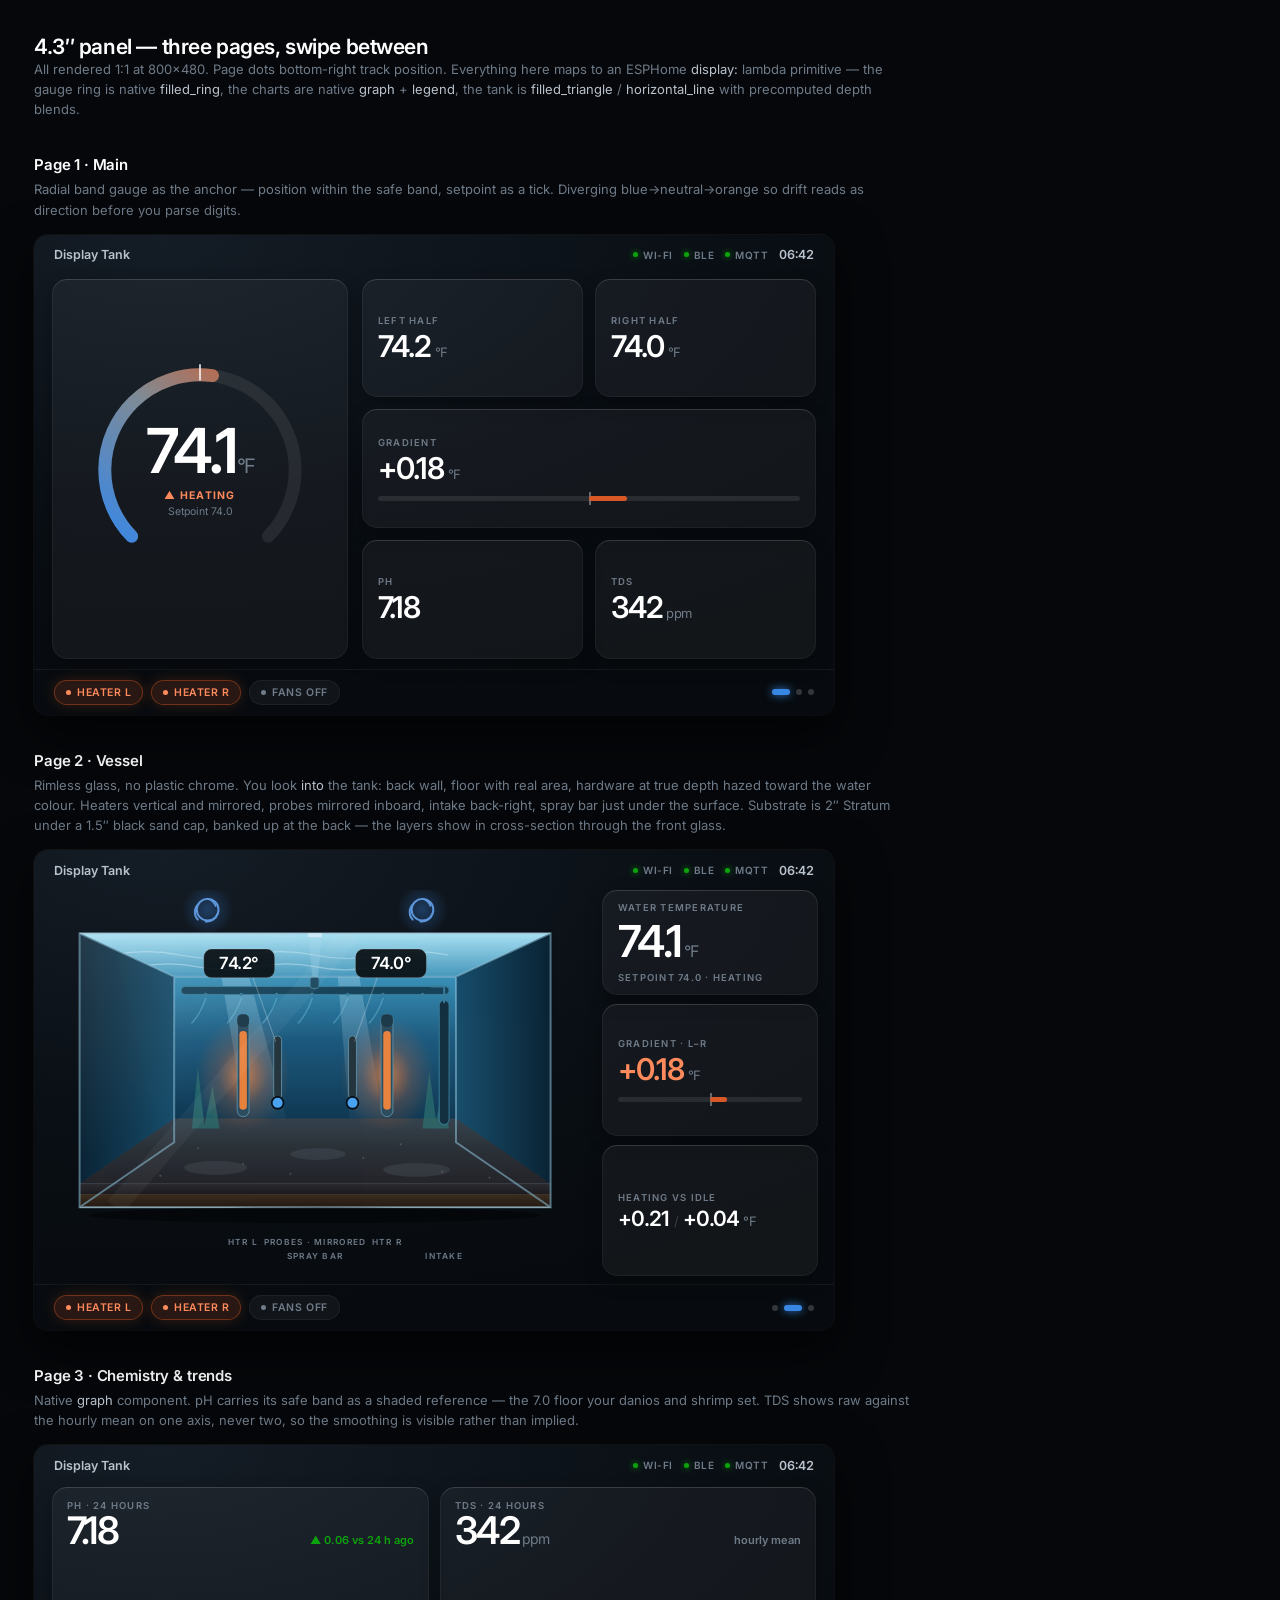
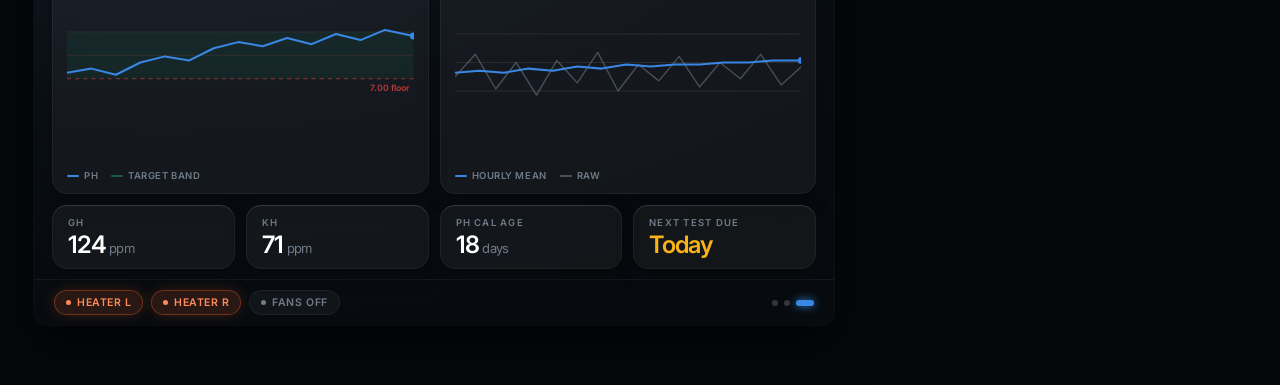
<file: design/panel-pages.html>
<!DOCTYPE html>
<html lang="en">
<head>
<meta charset="utf-8">
<title>Tank Monitor — 4.3" panel, three pages</title>
<link href="https://fonts.googleapis.com/css2?family=Inter:wght@300;400;500;600;700&display=swap" rel="stylesheet">
<style>
  :root{--ink:#fff;--ink2:#b9c2cc;--muted:#6f7b88;--hair:rgba(255,255,255,.055);
        --blue:#3987e5;--orange:#d95926;--aqua:#199e70;--good:#0ca30c;--warn:#fab219;
        --card:rgba(255,255,255,.045)}
  *{box-sizing:border-box;margin:0;padding:0}
  body{background:#05070a;color:var(--ink2);font-family:Inter,-apple-system,sans-serif;
       padding:34px 34px 60px;-webkit-font-smoothing:antialiased}
  h1{color:var(--ink);font-size:21px;font-weight:600;letter-spacing:-.02em}
  h2{color:var(--ink);font-size:15px;font-weight:600;margin:36px 0 5px;letter-spacing:-.01em}
  .sub{font-size:13px;color:var(--muted);margin-bottom:15px;max-width:880px;line-height:1.55}
  .sub em{color:var(--ink2);font-style:normal}
  .panel{width:800px;height:480px;border-radius:14px;overflow:hidden;position:relative;
         display:flex;flex-direction:column;
         background:radial-gradient(125% 100% at 16% 0%,#141c25 0%,#0a0f15 55%,#070b0f 100%);
         box-shadow:0 18px 50px rgba(0,0,0,.65),0 0 0 1px rgba(255,255,255,.06)}
  .lbl{font-size:9.5px;font-weight:600;letter-spacing:.13em;text-transform:uppercase;color:var(--muted)}
  .bar{height:40px;display:flex;align-items:center;gap:11px;padding:0 20px;flex:none}
  .bar .name{font-size:12.5px;font-weight:600;color:var(--ink2)}
  .chip{display:flex;align-items:center;gap:5px;font-size:10px;font-weight:600;letter-spacing:.05em;color:var(--muted)}
  .chip i{width:5px;height:5px;border-radius:50%;background:var(--good);box-shadow:0 0 6px rgba(12,163,12,.9)}
  .clock{font-size:12.5px;font-weight:600;color:var(--ink2);font-variant-numeric:tabular-nums}
  .sp{flex:1}
  .foot{height:46px;display:flex;align-items:center;gap:8px;padding:0 20px;flex:none;border-top:1px solid var(--hair)}
  .pill{display:inline-flex;align-items:center;gap:6px;font-size:10.5px;font-weight:600;letter-spacing:.05em;
        padding:5px 11px;border-radius:999px;color:var(--muted);background:rgba(255,255,255,.045);border:1px solid var(--hair)}
  .pill i{width:5px;height:5px;border-radius:50%;background:currentColor}
  .pill.heat{color:#ff8a5c;background:rgba(217,89,38,.16);border-color:rgba(217,89,38,.42);box-shadow:0 0 14px rgba(217,89,38,.22)}
  .dots{display:flex;gap:6px;margin-left:auto;align-items:center}
  .dots b{width:6px;height:6px;border-radius:50%;background:rgba(255,255,255,.18)}
  .dots b.on{background:var(--blue);width:18px;border-radius:3px;box-shadow:0 0 8px rgba(57,135,229,.9)}
  .card{background:var(--card);border-radius:15px;position:relative;
        box-shadow:inset 0 1px 0 rgba(255,255,255,.10),0 6px 18px rgba(0,0,0,.3)}
  .card::after{content:"";position:absolute;inset:0;border-radius:15px;border:1px solid rgba(255,255,255,.05);pointer-events:none}
  .kv{padding:12px 16px;display:flex;flex-direction:column;justify-content:center;gap:5px}
  .kv .n{font-size:30px;font-weight:600;color:var(--ink);letter-spacing:-.03em;line-height:1}
  .kv .n span{font-size:13px;font-weight:400;color:var(--muted)}

  /* page 1 */
  .o-body{flex:1;display:grid;grid-template-columns:296px 1fr;gap:14px;padding:4px 18px 10px}
  .o-gauge{display:flex;align-items:center;justify-content:center;position:relative}
  .o-val{position:absolute;inset:0;display:flex;flex-direction:column;align-items:center;justify-content:center}
  .o-val .n{font-size:62px;font-weight:600;color:var(--ink);letter-spacing:-.035em;line-height:1}
  .o-val .n span{font-size:20px;font-weight:400;color:var(--muted)}
  .o-val .st{margin-top:7px;font-size:10.5px;font-weight:700;letter-spacing:.12em;text-transform:uppercase;color:#ff8a5c}
  .o-val .sp2{font-size:10.5px;color:var(--muted);margin-top:3px}
  .o-right{display:grid;grid-template-rows:1fr 1fr 1fr;gap:12px}
  .o-row{display:grid;grid-template-columns:1fr 1fr;gap:12px}
  .gtrack{height:5px;border-radius:3px;background:rgba(255,255,255,.09);position:relative;margin-top:8px}
  .gtrack .c{position:absolute;left:50%;top:-4px;width:1.5px;height:13px;background:rgba(255,255,255,.35)}
  .gtrack .f{position:absolute;top:0;height:5px;border-radius:3px}

  /* page 2 */
  .v-body{flex:1;display:grid;grid-template-columns:1fr 216px;gap:12px;padding:0 16px 8px}
  .v-rail{display:grid;grid-template-rows:auto 1fr 1fr;gap:9px}
  .hero .n{font-size:44px;font-weight:600;color:var(--ink);letter-spacing:-.035em;line-height:1.05}
  .hero .n span{font-size:16px;font-weight:400;color:var(--muted)}

  /* page 3 */
  .c-body{flex:1;display:grid;grid-template-columns:1fr 1fr;grid-template-rows:1fr auto;gap:11px;padding:2px 18px 10px}
  .chart{padding:13px 15px;display:flex;flex-direction:column}
  .chart .top{display:flex;align-items:baseline;gap:9px}
  .chart .top .n{font-size:38px;font-weight:600;color:var(--ink);letter-spacing:-.035em;line-height:1}
  .chart .top .n span{font-size:14px;font-weight:400;color:var(--muted)}
  .chart .top .d{font-size:11px;font-weight:600;margin-left:auto;color:var(--muted)}
  .leg{display:flex;gap:13px;margin-top:2px}
  .leg div{display:flex;align-items:center;gap:5px;font-size:9.5px;font-weight:600;letter-spacing:.06em;
           text-transform:uppercase;color:var(--muted)}
  .leg i{width:12px;height:2.5px;border-radius:2px;display:block}
  .strip4{grid-column:span 2;display:grid;grid-template-columns:repeat(4,1fr);gap:11px}
  .kv.sm .n{font-size:24px}
</style>
</head>
<body>

<h1>4.3″ panel — three pages, swipe between</h1>
<div class="sub">
  All rendered 1:1 at 800×480. Page dots bottom-right track position. Everything here maps to an
  ESPHome <em>display:</em> lambda primitive — the gauge ring is native <em>filled_ring</em>,
  the charts are native <em>graph</em> + <em>legend</em>, the tank is
  <em>filled_triangle</em> / <em>horizontal_line</em> with precomputed depth blends.
</div>

<!-- ================= PAGE 1 ================= -->
<h2>Page 1 · Main</h2>
<div class="sub">Radial band gauge as the anchor — position within the safe band, setpoint as a tick. Diverging blue→neutral→orange so drift reads as direction before you parse digits.</div>
<div class="panel">
  <div class="bar"><span class="name">Display Tank</span><span class="sp"></span>
    <span class="chip"><i></i>WI-FI</span><span class="chip"><i></i>BLE</span><span class="chip"><i></i>MQTT</span>
    <span class="clock">06:42</span></div>
  <div class="o-body">
    <div class="card o-gauge">
      <svg width="240" height="240" viewBox="0 0 242 242">
        <defs><linearGradient id="arcg" x1="0" y1="1" x2="1" y2="0">
          <stop offset="0%" stop-color="#3987e5"/><stop offset="52%" stop-color="#7f8b96"/>
          <stop offset="100%" stop-color="#d95926"/></linearGradient></defs>
        <path d="M 52.1 188.9 A 96 96 0 1 1 189.9 188.9" fill="none" stroke="rgba(255,255,255,.075)"
              stroke-width="13" stroke-linecap="round"/>
        <path d="M 52.1 188.9 A 96 96 0 1 1 189.9 188.9" fill="none" stroke="url(#arcg)"
              stroke-width="13" stroke-linecap="round" stroke-dasharray="237 460"/>
        <line x1="121" y1="16" x2="121" y2="31" stroke="#fff" stroke-width="2" stroke-linecap="round" opacity=".75"/>
      </svg>
      <div class="o-val">
        <div class="n">74.1<span>°F</span></div>
        <div class="st">▲ Heating</div>
        <div class="sp2">Setpoint 74.0</div>
      </div>
    </div>
    <div class="o-right">
      <div class="o-row">
        <div class="card kv"><span class="lbl">Left half</span><span class="n">74.2<span> °F</span></span></div>
        <div class="card kv"><span class="lbl">Right half</span><span class="n">74.0<span> °F</span></span></div>
      </div>
      <div class="card kv">
        <span class="lbl">Gradient</span><span class="n">+0.18<span> °F</span></span>
        <div class="gtrack"><div class="c"></div><div class="f" style="left:50%;width:9%;background:var(--orange)"></div></div>
      </div>
      <div class="o-row">
        <div class="card kv"><span class="lbl">pH</span><span class="n">7.18</span></div>
        <div class="card kv"><span class="lbl">TDS</span><span class="n">342<span> ppm</span></span></div>
      </div>
    </div>
  </div>
  <div class="foot">
    <span class="pill heat"><i></i>HEATER L</span><span class="pill heat"><i></i>HEATER R</span>
    <span class="pill"><i></i>FANS OFF</span>
    <span class="dots"><b class="on"></b><b></b><b></b></span>
  </div>
</div>

<!-- ================= PAGE 2 ================= -->
<h2>Page 2 · Vessel</h2>
<div class="sub">Rimless glass, no plastic chrome. You look <em>into</em> the tank: back wall, floor with real area, hardware at true depth hazed toward the water colour. Heaters vertical and mirrored, probes mirrored inboard, intake back-right, spray bar just under the surface. Substrate is 2″ Stratum under a 1.5″ black sand cap, banked up at the back — the layers show in cross-section through the front glass.</div>
<div class="panel">
  <div class="bar"><span class="name">Display Tank</span><span class="sp"></span>
    <span class="chip"><i></i>WI-FI</span><span class="chip"><i></i>BLE</span><span class="chip"><i></i>MQTT</span>
    <span class="clock">06:42</span></div>
  <div class="v-body">
    <svg viewBox="0 0 548 392" style="width:100%;height:100%">
      <defs>
        <linearGradient id="bw" x1="0" y1="0" x2="0" y2="1">
          <stop offset="0%" stop-color="#3a90b8"/><stop offset="38%" stop-color="#1d5a7e"/>
          <stop offset="100%" stop-color="#0c2f47"/></linearGradient>
        <linearGradient id="sf" x1="0" y1="0" x2="0" y2="1">
          <stop offset="0%" stop-color="#a8e0f2"/><stop offset="100%" stop-color="#4697bb"/></linearGradient>
        <linearGradient id="pl" x1="0" y1="0" x2="1" y2="0">
          <stop offset="0%" stop-color="#0a2334"/><stop offset="100%" stop-color="#184e6c"/></linearGradient>
        <linearGradient id="pr" x1="1" y1="0" x2="0" y2="0">
          <stop offset="0%" stop-color="#0a2334"/><stop offset="100%" stop-color="#184e6c"/></linearGradient>
        <linearGradient id="sd" x1="0" y1="1" x2="0" y2="0">
          <stop offset="0%" stop-color="#24242a"/><stop offset="55%" stop-color="#2b3138"/>
          <stop offset="100%" stop-color="#35434e"/></linearGradient>
        <linearGradient id="strat" x1="0" y1="0" x2="0" y2="1">
          <stop offset="0%" stop-color="#3a2c20"/><stop offset="100%" stop-color="#241a12"/></linearGradient>
        <linearGradient id="capface" x1="0" y1="0" x2="0" y2="1">
          <stop offset="0%" stop-color="#2a2a30"/><stop offset="100%" stop-color="#1b1b1f"/></linearGradient>
        <radialGradient id="hg"><stop offset="0%" stop-color="#ff8f42" stop-opacity=".72"/>
          <stop offset="52%" stop-color="#ff7030" stop-opacity=".20"/>
          <stop offset="100%" stop-color="#ff7030" stop-opacity="0"/></radialGradient>
        <radialGradient id="fg"><stop offset="0%" stop-color="#3987e5" stop-opacity=".34"/>
          <stop offset="100%" stop-color="#3987e5" stop-opacity="0"/></radialGradient>
        <linearGradient id="sh" x1="0" y1="0" x2="0" y2="1">
          <stop offset="0%" stop-color="#cfeefc" stop-opacity=".26"/>
          <stop offset="100%" stop-color="#cfeefc" stop-opacity="0"/></linearGradient>
        <linearGradient id="gl" x1="0" y1="0" x2="1" y2="1">
          <stop offset="0%" stop-color="#fff" stop-opacity=".11"/><stop offset="42%" stop-color="#fff" stop-opacity="0"/></linearGradient>
        <clipPath id="in2"><polygon points="30,44 508,44 508,322 30,322"/></clipPath>
      </defs>

      <!-- fans, one per half -->
      <g><circle cx="160" cy="20" r="26" fill="url(#fg)"/>
        <g stroke="#6fb0ff" stroke-width="2" fill="none" stroke-linecap="round" opacity=".8">
          <circle cx="160" cy="20" r="11"/><path d="M160 9 A11 11 0 0 1 168 16"/>
          <path d="M170 24 A11 11 0 0 1 158 32"/><path d="M150 30 A11 11 0 0 1 150 15"/></g></g>
      <g><circle cx="378" cy="20" r="26" fill="url(#fg)"/>
        <g stroke="#6fb0ff" stroke-width="2" fill="none" stroke-linecap="round" opacity=".8">
          <circle cx="378" cy="20" r="11"/><path d="M378 9 A11 11 0 0 1 386 16"/>
          <path d="M388 24 A11 11 0 0 1 376 32"/><path d="M368 30 A11 11 0 0 1 368 15"/></g></g>

      <g clip-path="url(#in2)">
        <polygon points="30,44 508,44 412,88 126,88" fill="url(#sf)"/>
        <g stroke="#e6f8ff" stroke-width="1.2" opacity=".38" fill="none">
          <path d="M64 66 q34 -7 68 0 t68 0 t68 0 t68 0 t68 0"/>
          <path d="M90 78 q30 -6 60 0 t60 0 t60 0 t60 0"/></g>
        <polygon points="30,44 126,88 126,256 30,322" fill="url(#pl)"/>
        <polygon points="508,44 412,88 412,256 508,322" fill="url(#pr)"/>
        <rect x="126" y="88" width="286" height="168" fill="url(#bw)"/>
        <polygon points="174,88 202,88 246,256 202,256" fill="url(#sh)"/>
        <polygon points="292,88 314,88 342,256 306,256" fill="url(#sh)"/>
        <!-- substrate top surface: black sand, banked up toward the back -->
        <polygon points="30,298 508,298 412,232 126,232" fill="url(#sd)"/>
        <!-- cross-section through the front glass: 1.5" black sand over 2" Stratum -->
        <rect x="30" y="298" width="478" height="11" fill="url(#capface)"/>
        <rect x="30" y="309" width="478" height="13" fill="url(#strat)"/>
        <line x1="30" y1="309" x2="508" y2="309" stroke="#4a3a2a" stroke-width="1" opacity=".8"/>
        <line x1="30" y1="298" x2="508" y2="298" stroke="#454f59" stroke-width="1" opacity=".7"/>
        <!-- black sand sparkle + faint caustics; subtle, it is a dark floor now -->
        <g fill="#7d8b97" opacity=".16">
          <ellipse cx="168" cy="282" rx="32" ry="7"/><ellipse cx="272" cy="268" rx="28" ry="6"/>
          <ellipse cx="372" cy="284" rx="34" ry="7"/></g>
        <g fill="#aab6c0" opacity=".28">
          <circle cx="112" cy="290" r="1"/><circle cx="196" cy="278" r="1"/><circle cx="244" cy="288" r="1"/>
          <circle cx="318" cy="272" r="1"/><circle cx="398" cy="286" r="1"/><circle cx="446" cy="292" r="1"/>
          <circle cx="150" cy="262" r="1"/><circle cx="356" cy="258" r="1"/></g>

        <!-- spray bar, just under the surface -->
        <rect x="133" y="98" width="272" height="8" rx="4" fill="#17435a" stroke="#3a7d99" stroke-width="1"/>
        <rect x="264" y="88" width="9" height="12" rx="3" fill="#17435a" stroke="#3a7d99" stroke-width="1"/>
        <g fill="#3a7d99"><circle cx="158" cy="106" r="1.7"/><circle cx="194" cy="106" r="1.7"/>
          <circle cx="230" cy="106" r="1.7"/><circle cx="266" cy="106" r="1.7"/>
          <circle cx="302" cy="106" r="1.7"/><circle cx="338" cy="106" r="1.7"/><circle cx="378" cy="106" r="1.7"/></g>
        <g stroke="#7fd0e8" stroke-width="1.5" fill="none" opacity=".36" stroke-linecap="round">
          <path d="M158 110 q-5 15 -14 25"/><path d="M194 110 q-5 15 -14 25"/><path d="M230 110 q-5 15 -14 25"/>
          <path d="M266 110 q-5 15 -14 25"/><path d="M302 110 q-5 15 -14 25"/><path d="M338 110 q-5 15 -14 25"/></g>

        <!-- corner planting -->
        <g fill="#2d7372" opacity=".68">
          <polygon points="144,242 150,180 157,242"/><polygon points="156,242 165,198 172,242"/>
          <polygon points="378,242 385,184 393,242"/><polygon points="390,242 398,204 405,242"/></g>

        <!-- intake, back-right corner -->
        <rect x="395" y="112" width="10" height="126" rx="5" fill="#12303f" stroke="#3a7d99" stroke-width="1"/>
        <path d="M400 114 v-16 h-13" stroke="#3a7d99" stroke-width="2" fill="none" stroke-linecap="round"/>

        <!-- heaters: vertical, inboard, mirrored about centre (269) -->
        <ellipse cx="196" cy="188" rx="48" ry="58" fill="url(#hg)"/>
        <rect x="190" y="126" width="12" height="104" rx="6" fill="#2d4d5f" stroke="#5a8ba1" stroke-width="1"/>
        <rect x="192.2" y="143" width="7.6" height="80" rx="3.8" fill="#e8823f"/>
        <rect x="190" y="126" width="12" height="13" rx="5" fill="#1c3a4a"/>
        <ellipse cx="342" cy="188" rx="48" ry="58" fill="url(#hg)"/>
        <rect x="336" y="126" width="12" height="104" rx="6" fill="#2d4d5f" stroke="#5a8ba1" stroke-width="1"/>
        <rect x="338.2" y="143" width="7.6" height="80" rx="3.8" fill="#e8823f"/>
        <rect x="336" y="126" width="12" height="13" rx="5" fill="#1c3a4a"/>

        <!-- probes: mirrored inboard, lateral to each heater -->
        <g><rect x="227" y="148" width="8" height="64" rx="4" fill="#26363f" stroke="#5a8ba1" stroke-width="1"/>
          <circle cx="231" cy="216" r="6" fill="#4aa3f0" stroke="#081018" stroke-width="1.8"/></g>
        <g><rect x="303" y="148" width="8" height="64" rx="4" fill="#26363f" stroke="#5a8ba1" stroke-width="1"/>
          <circle cx="307" cy="216" r="6" fill="#4aa3f0" stroke="#081018" stroke-width="1.8"/></g>

        <polygon points="30,44 508,44 508,322 30,322" fill="url(#gl)"/>
        <path d="M66 322 L306 44" stroke="#fff" stroke-width="20" opacity=".04"/>
      </g>

      <!-- RIMLESS glass: thin bright edges only, no plastic frame -->
      <g fill="none" stroke="#8fc4dc" stroke-width="2" opacity=".55">
        <rect x="30" y="44" width="478" height="278"/>
        <path d="M508 44 L412 88 L412 256 L508 322"/><path d="M30 44 L126 88 L126 256 L30 322"/>
        <path d="M126 88 H412"/></g>
      <g fill="none" stroke="#dff2fb" stroke-width="1" opacity=".5">
        <path d="M30 44 H508"/><path d="M30 322 H508"/></g>
      <!-- glass centre brace -->
      <polygon points="262,44 276,44 272,88 266,88" fill="#a8d8ec" opacity=".3"/>
      <polygon points="262,44 276,44 276,48 262,48" fill="#dff2fb" opacity=".65"/>
      <!-- thin shadow under the tank -->
      <ellipse cx="269" cy="330" rx="230" ry="8" fill="#000" opacity=".45"/>

      <!-- callouts -->
      <g><rect x="156" y="60" width="72" height="29" rx="8" fill="rgba(6,10,14,.9)" stroke="rgba(255,255,255,.18)"/>
        <text x="192" y="80" fill="#fff" font-size="17" font-weight="600" text-anchor="middle" font-family="Inter" letter-spacing="-.5">74.2°</text>
        <line x1="206" y1="89" x2="229" y2="154" stroke="rgba(255,255,255,.24)" stroke-width="1.2"/></g>
      <g><rect x="310" y="60" width="72" height="29" rx="8" fill="rgba(6,10,14,.9)" stroke="rgba(255,255,255,.18)"/>
        <text x="346" y="80" fill="#fff" font-size="17" font-weight="600" text-anchor="middle" font-family="Inter" letter-spacing="-.5">74.0°</text>
        <line x1="332" y1="89" x2="309" y2="154" stroke="rgba(255,255,255,.24)" stroke-width="1.2"/></g>
      <g font-family="Inter" font-size="8.5" font-weight="600" letter-spacing="1.3" fill="#6f7b88">
        <text x="196" y="360" text-anchor="middle">HTR L</text>
        <text x="269" y="360" text-anchor="middle">PROBES · MIRRORED</text>
        <text x="342" y="360" text-anchor="middle">HTR R</text>
        <text x="400" y="374" text-anchor="middle">INTAKE</text>
        <text x="269" y="374" text-anchor="middle">SPRAY BAR</text>
      </g>
    </svg>

    <div class="v-rail">
      <div class="card kv hero">
        <span class="lbl">Water temperature</span><span class="n">74.1<span> °F</span></span>
        <span class="lbl" style="margin-top:3px">Setpoint 74.0 · heating</span>
      </div>
      <div class="card kv"><span class="lbl">Gradient · L−R</span>
        <span class="n" style="color:#ff8a5c">+0.18<span> °F</span></span>
        <div class="gtrack"><div class="c"></div><div class="f" style="left:50%;width:9%;background:var(--orange)"></div></div></div>
      <div class="card kv"><span class="lbl">Heating vs idle</span>
        <span class="n" style="font-size:21px">+0.21 <span style="opacity:.4">/</span> +0.04<span> °F</span></span></div>
    </div>
  </div>
  <div class="foot">
    <span class="pill heat"><i></i>HEATER L</span><span class="pill heat"><i></i>HEATER R</span>
    <span class="pill"><i></i>FANS OFF</span>
    <span class="dots"><b></b><b class="on"></b><b></b></span>
  </div>
</div>

<!-- ================= PAGE 3 ================= -->
<h2>Page 3 · Chemistry &amp; trends</h2>
<div class="sub">Native <em>graph</em> component. pH carries its safe band as a shaded reference — the 7.0 floor your danios and shrimp set. TDS shows raw against the hourly mean on one axis, never two, so the smoothing is visible rather than implied.</div>
<div class="panel">
  <div class="bar"><span class="name">Display Tank</span><span class="sp"></span>
    <span class="chip"><i></i>WI-FI</span><span class="chip"><i></i>BLE</span><span class="chip"><i></i>MQTT</span>
    <span class="clock">06:42</span></div>
  <div class="c-body">
    <div class="card chart">
      <span class="lbl">pH · 24 hours</span>
      <div class="top"><span class="n">7.18</span><span class="d" style="color:var(--good)">▲ 0.06 vs 24 h ago</span></div>
      <svg viewBox="0 0 340 120" style="width:100%;flex:1;margin-top:8px">
        <rect x="0" y="30" width="340" height="46" fill="#199e70" opacity=".09"/>
        <line x1="0" y1="76" x2="340" y2="76" stroke="#d03b3b" stroke-width="1" stroke-dasharray="4 4" opacity=".65"/>
        <text x="336" y="88" fill="#d03b3b" font-size="8.5" font-weight="600" text-anchor="end" font-family="Inter" opacity=".9">7.00 floor</text>
        <g stroke="#2c2c2a" stroke-width="1"><line x1="0" y1="30" x2="340" y2="30"/><line x1="0" y1="53" x2="340" y2="53"/></g>
        <polyline points="0,70 24,66 48,72 72,60 96,54 120,58 144,46 168,40 192,44 216,36 240,42 264,32 288,38 312,28 340,34"
                  fill="none" stroke="#3987e5" stroke-width="2" stroke-linejoin="round" stroke-linecap="round"/>
        <circle cx="340" cy="34" r="3.5" fill="#3987e5"/>
      </svg>
      <div class="leg"><div><i style="background:#3987e5"></i>pH</div>
        <div><i style="background:#199e70;opacity:.5"></i>Target band</div></div>
    </div>

    <div class="card chart">
      <span class="lbl">TDS · 24 hours</span>
      <div class="top"><span class="n">342<span> ppm</span></span><span class="d">hourly mean</span></div>
      <svg viewBox="0 0 340 120" style="width:100%;flex:1;margin-top:8px">
        <g stroke="#2c2c2a" stroke-width="1"><line x1="0" y1="32" x2="340" y2="32"/><line x1="0" y1="60" x2="340" y2="60"/><line x1="0" y1="88" x2="340" y2="88"/></g>
        <polyline points="0,74 20,52 40,86 60,60 80,92 100,58 120,80 140,50 160,88 180,62 200,78 220,54 240,84 260,60 280,76 300,52 320,82 340,64"
                  fill="none" stroke="#6f7b88" stroke-width="1.4" opacity=".55" stroke-linejoin="round"/>
        <polyline points="0,70 24,68 48,70 72,66 96,68 120,64 144,66 168,62 192,64 216,62 240,62 264,60 288,60 312,58 340,58"
                  fill="none" stroke="#3987e5" stroke-width="2" stroke-linejoin="round" stroke-linecap="round"/>
        <circle cx="340" cy="58" r="3.5" fill="#3987e5"/>
      </svg>
      <div class="leg"><div><i style="background:#3987e5"></i>Hourly mean</div>
        <div><i style="background:#6f7b88;opacity:.6"></i>Raw</div></div>
    </div>

    <div class="strip4">
      <div class="card kv sm"><span class="lbl">GH</span><span class="n">124<span> ppm</span></span></div>
      <div class="card kv sm"><span class="lbl">KH</span><span class="n">71<span> ppm</span></span></div>
      <div class="card kv sm"><span class="lbl">pH cal age</span><span class="n">18<span> days</span></span></div>
      <div class="card kv sm"><span class="lbl">Next test due</span><span class="n" style="color:var(--warn)">Today</span></div>
    </div>
  </div>
  <div class="foot">
    <span class="pill heat"><i></i>HEATER L</span><span class="pill heat"><i></i>HEATER R</span>
    <span class="pill"><i></i>FANS OFF</span>
    <span class="dots"><b></b><b></b><b class="on"></b></span>
  </div>
</div>

</body>
</html>
</file>
